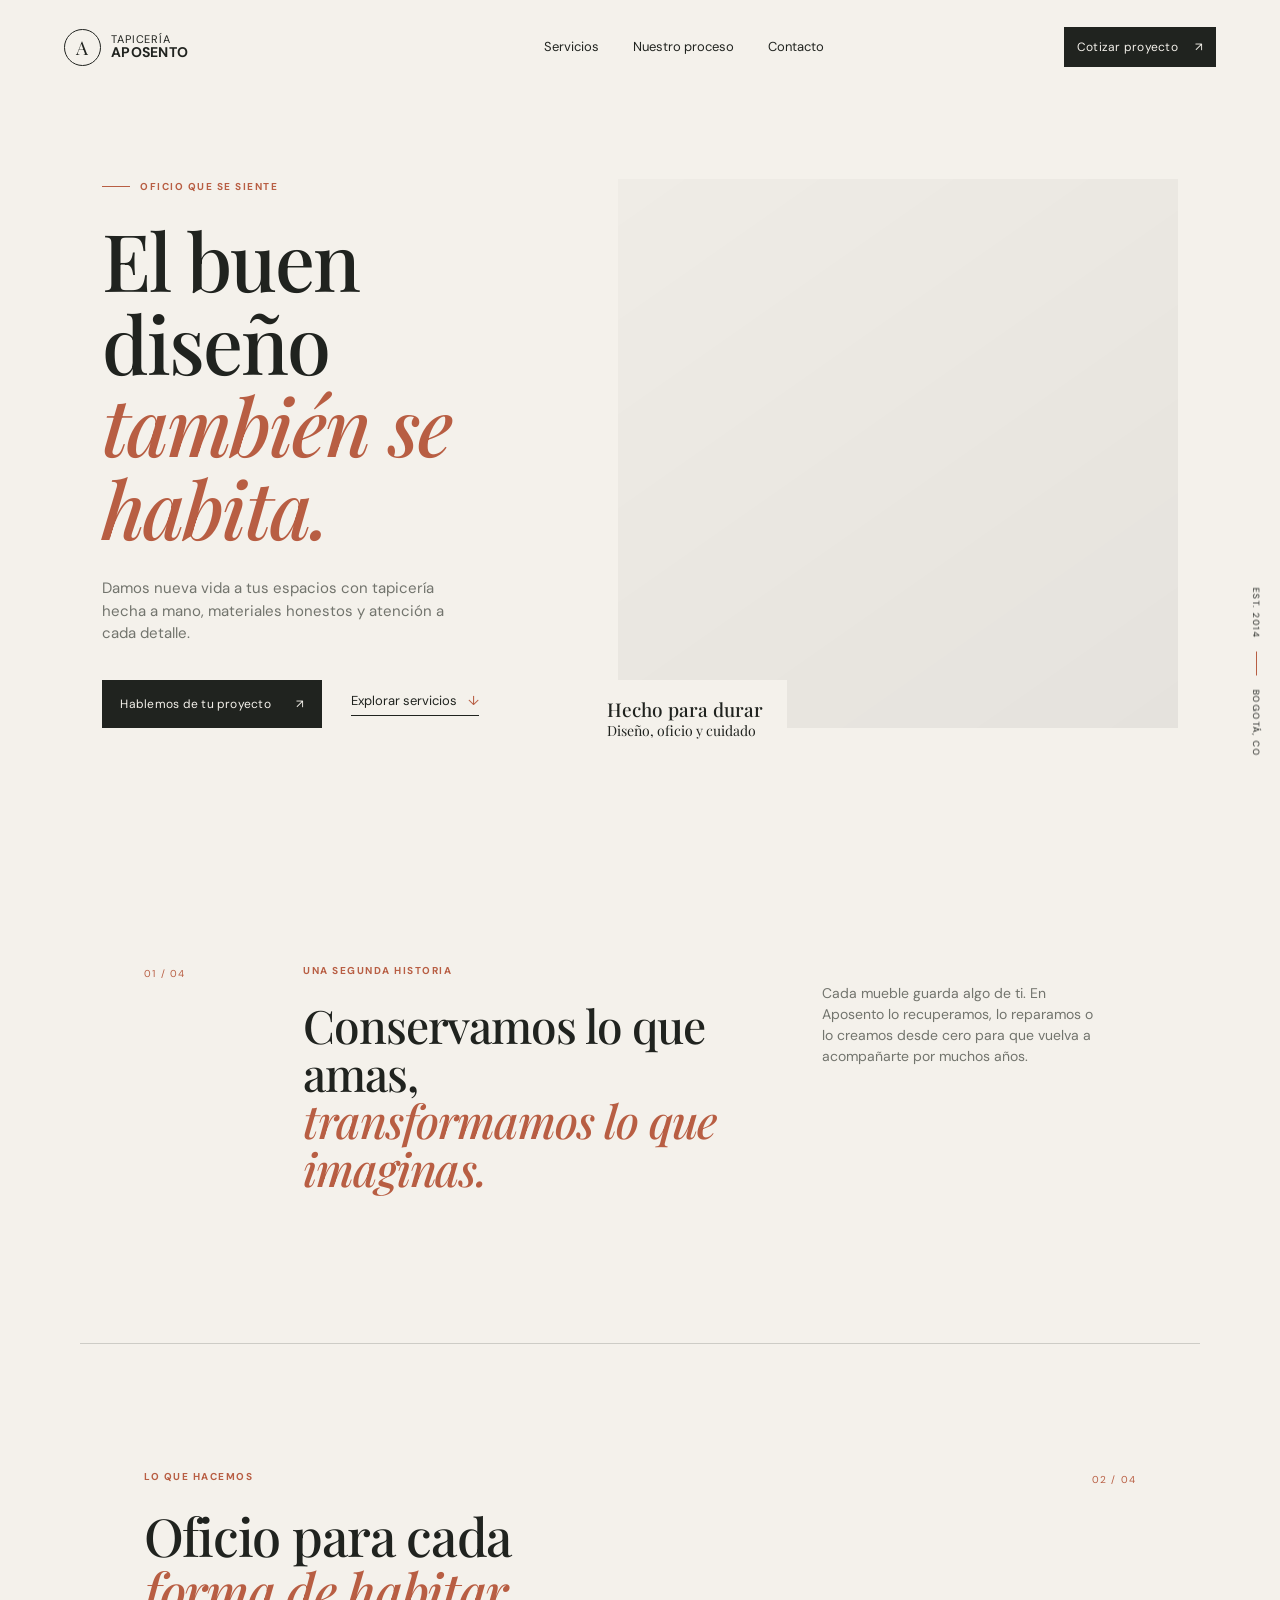
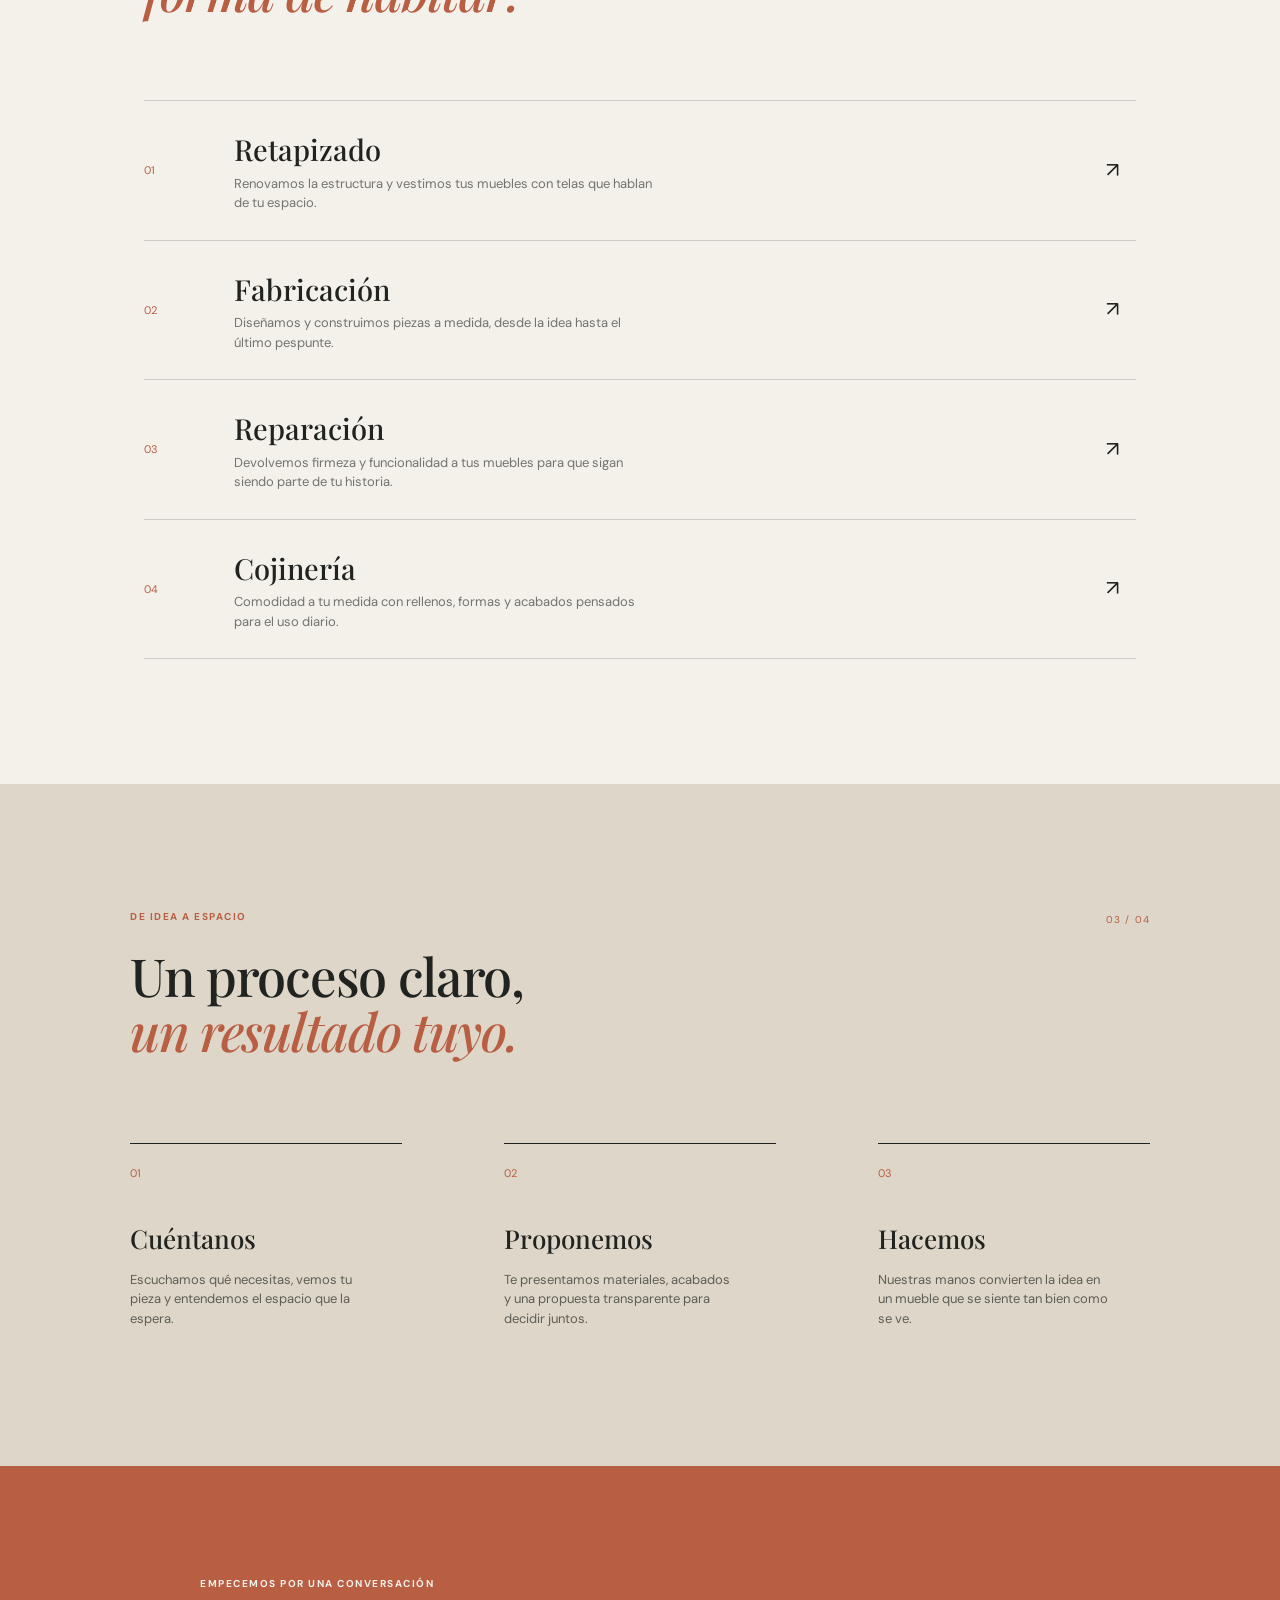
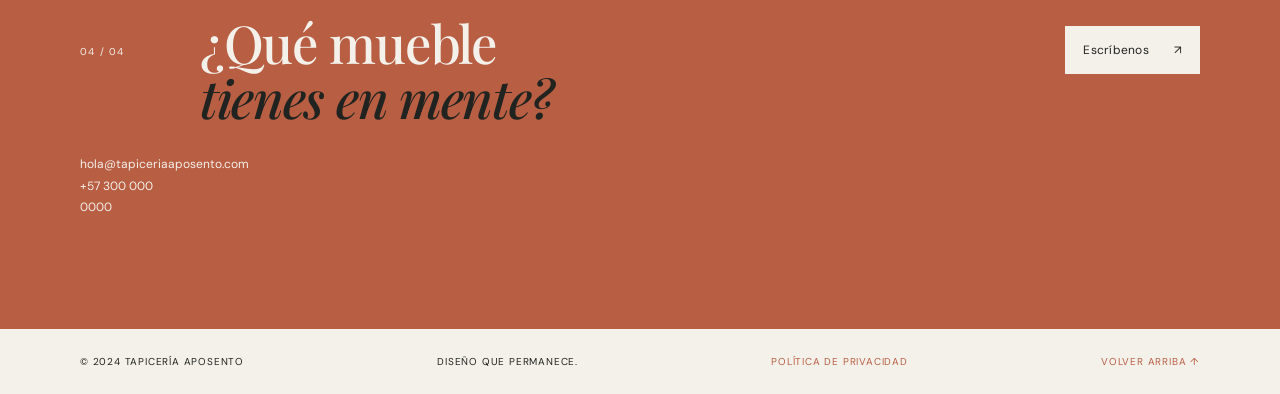
<file: index.html>
<!doctype html>
<html lang="es">
<head>
  <meta name="facebook-domain-verification" content="3nrbmk9mh7jury81n7g3x5spy4x85s" />
  <meta charset="UTF-8">
  <meta name="viewport" content="width=device-width, initial-scale=1.0">
  <meta name="description" content="Tapicería Aposento: retapizado, fabricación y reparación de muebles y cojinería.">
  <title>Tapicería Aposento | Volver a estrenar</title>
  <link rel="preconnect" href="https://fonts.googleapis.com">
  <link rel="preconnect" href="https://fonts.gstatic.com" crossorigin>
  <link href="https://fonts.googleapis.com/css2?family=DM+Sans:wght@400;500;700&family=Playfair+Display:wght@500;600&display=swap" rel="stylesheet">
  <link rel="stylesheet" href="styles.css">
</head>
<body>
  <header class="site-header">
    <a class="brand" href="#inicio" aria-label="Tapicería Aposento, inicio">
      <span class="brand-mark" aria-hidden="true">A</span>
      <span>Tapicería<br><strong>Aposento</strong></span>
    </a>
    <nav class="site-nav" aria-label="Navegación principal">
      <a href="#servicios">Servicios</a>
      <a href="#proceso">Nuestro proceso</a>
      <a href="#contacto">Contacto</a>
    </nav>
    <a class="button button-small" href="#contacto">Cotizar proyecto <span aria-hidden="true">↗</span></a>
  </header>

  <main>
    <section class="hero" id="inicio">
      <div class="hero-copy reveal">
        <p class="eyebrow"><span></span> Oficio que se siente</p>
        <h1>El buen diseño<br><em>también se habita.</em></h1>
        <p class="hero-text">Damos nueva vida a tus espacios con tapicería hecha a mano, materiales honestos y atención a cada detalle.</p>
        <div class="hero-actions">
          <a class="button" href="#contacto">Hablemos de tu proyecto <span aria-hidden="true">↗</span></a>
          <a class="text-link" href="#servicios">Explorar servicios <span aria-hidden="true">↓</span></a>
        </div>
      </div>
      <div class="hero-visual reveal reveal-delay" aria-label="Sillón tapizado en tela color terracota">
        <div class="image-frame"></div>
        <div class="hero-note"><strong>Hecho para durar</strong><br>Diseño, oficio y cuidado</div>
      </div>
      <div class="hero-side-note">EST. 2014 <span></span> BOGOTÁ, CO</div>
    </section>

    <section class="intro section-grid" aria-label="Presentación">
      <p class="section-index">01 / 04</p>
      <div>
        <p class="eyebrow">Una segunda historia</p>
        <h2>Conservamos lo que amas,<br><em>transformamos lo que imaginas.</em></h2>
      </div>
      <p class="intro-detail">Cada mueble guarda algo de ti. En Aposento lo recuperamos, lo reparamos o lo creamos desde cero para que vuelva a acompañarte por muchos años.</p>
    </section>

    <section class="services" id="servicios">
      <div class="section-heading">
        <div><p class="eyebrow">Lo que hacemos</p><h2>Oficio para cada<br><em>forma de habitar.</em></h2></div>
        <p class="section-index">02 / 04</p>
      </div>
      <div class="service-list">
        <article class="service-item">
          <span class="service-number">01</span><div><h3>Retapizado</h3><p>Renovamos la estructura y vestimos tus muebles con telas que hablan de tu espacio.</p></div><span class="service-arrow" aria-hidden="true">↗</span>
        </article>
        <article class="service-item">
          <span class="service-number">02</span><div><h3>Fabricación</h3><p>Diseñamos y construimos piezas a medida, desde la idea hasta el último pespunte.</p></div><span class="service-arrow" aria-hidden="true">↗</span>
        </article>
        <article class="service-item">
          <span class="service-number">03</span><div><h3>Reparación</h3><p>Devolvemos firmeza y funcionalidad a tus muebles para que sigan siendo parte de tu historia.</p></div><span class="service-arrow" aria-hidden="true">↗</span>
        </article>
        <article class="service-item">
          <span class="service-number">04</span><div><h3>Cojinería</h3><p>Comodidad a tu medida con rellenos, formas y acabados pensados para el uso diario.</p></div><span class="service-arrow" aria-hidden="true">↗</span>
        </article>
      </div>
    </section>

    <section class="process" id="proceso">
      <div class="section-heading"><div><p class="eyebrow">De idea a espacio</p><h2>Un proceso claro,<br><em>un resultado tuyo.</em></h2></div><p class="section-index">03 / 04</p></div>
      <div class="process-grid">
        <article><span>01</span><h3>Cuéntanos</h3><p>Escuchamos qué necesitas, vemos tu pieza y entendemos el espacio que la espera.</p></article>
        <article><span>02</span><h3>Proponemos</h3><p>Te presentamos materiales, acabados y una propuesta transparente para decidir juntos.</p></article>
        <article><span>03</span><h3>Hacemos</h3><p>Nuestras manos convierten la idea en un mueble que se siente tan bien como se ve.</p></article>
      </div>
    </section>

    <section class="contact" id="contacto">
      <p class="section-index">04 / 04</p>
      <div><p class="eyebrow">Empecemos por una conversación</p><h2>¿Qué mueble<br><em>tienes en mente?</em></h2></div>
      <a class="button button-light" href="mailto:hola@tapiceriaaposento.com">Escríbenos <span aria-hidden="true">↗</span></a>
      <p class="contact-data">hola@tapiceriaaposento.com<br>+57 300 000 0000</p>
    </section>
  </main>

  <footer class="site-footer"><span>© 2024 Tapicería Aposento</span><span>Diseño que permanece.</span><a href="privacy.html">Política de privacidad</a><a href="#inicio">Volver arriba ↑</a></footer>
</body>
</html>
</file>
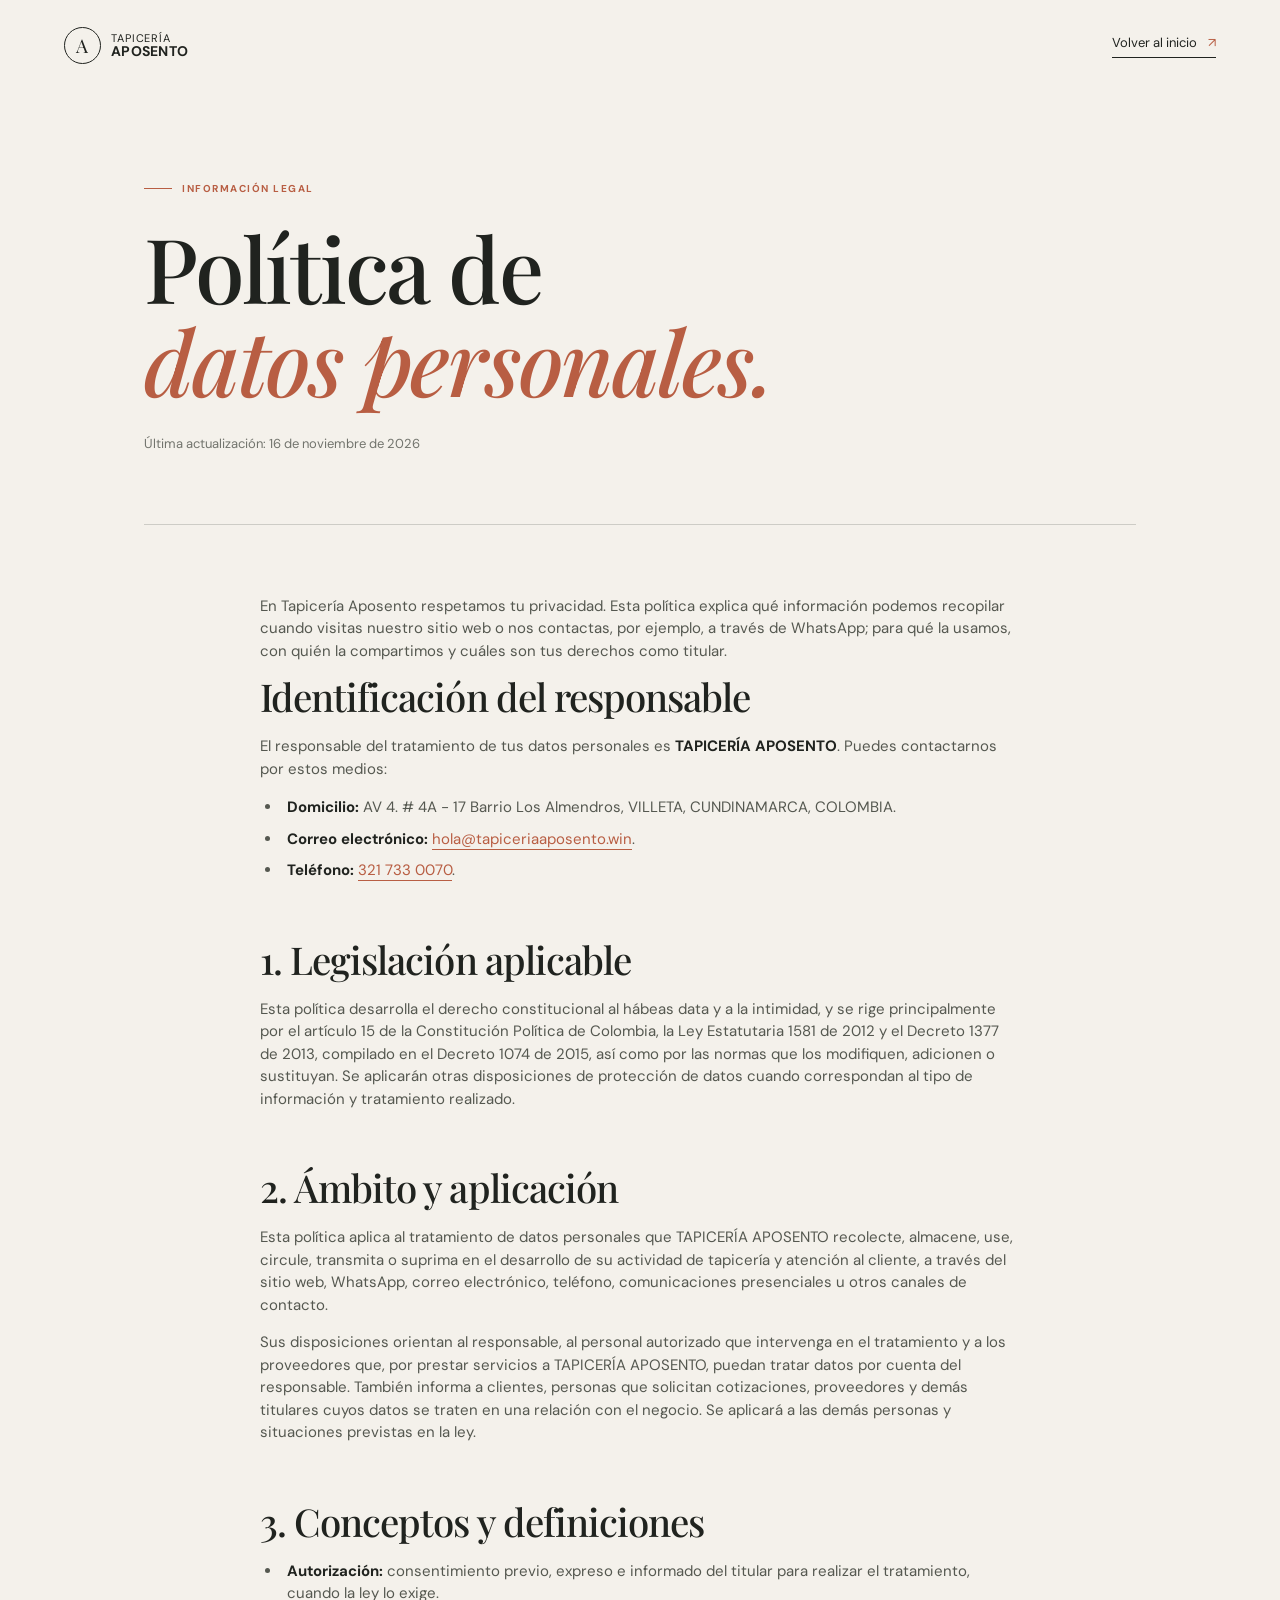
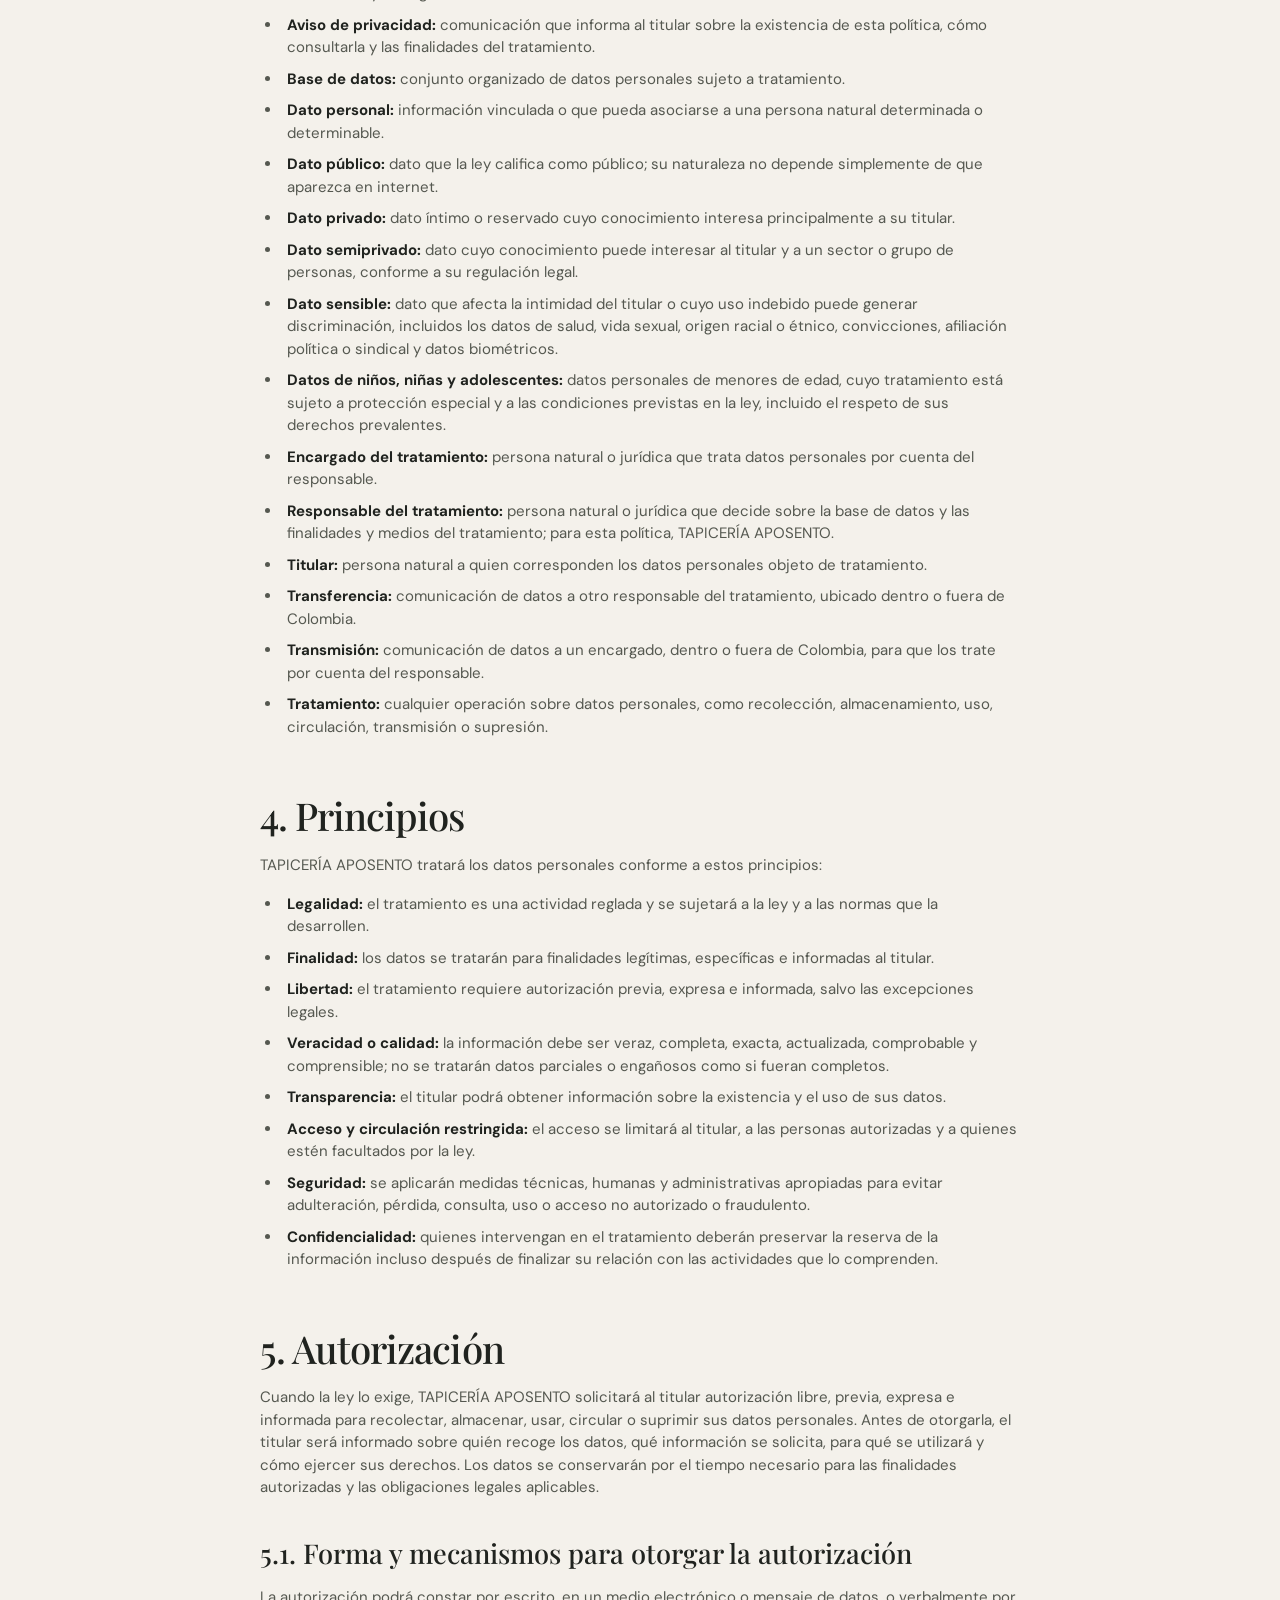
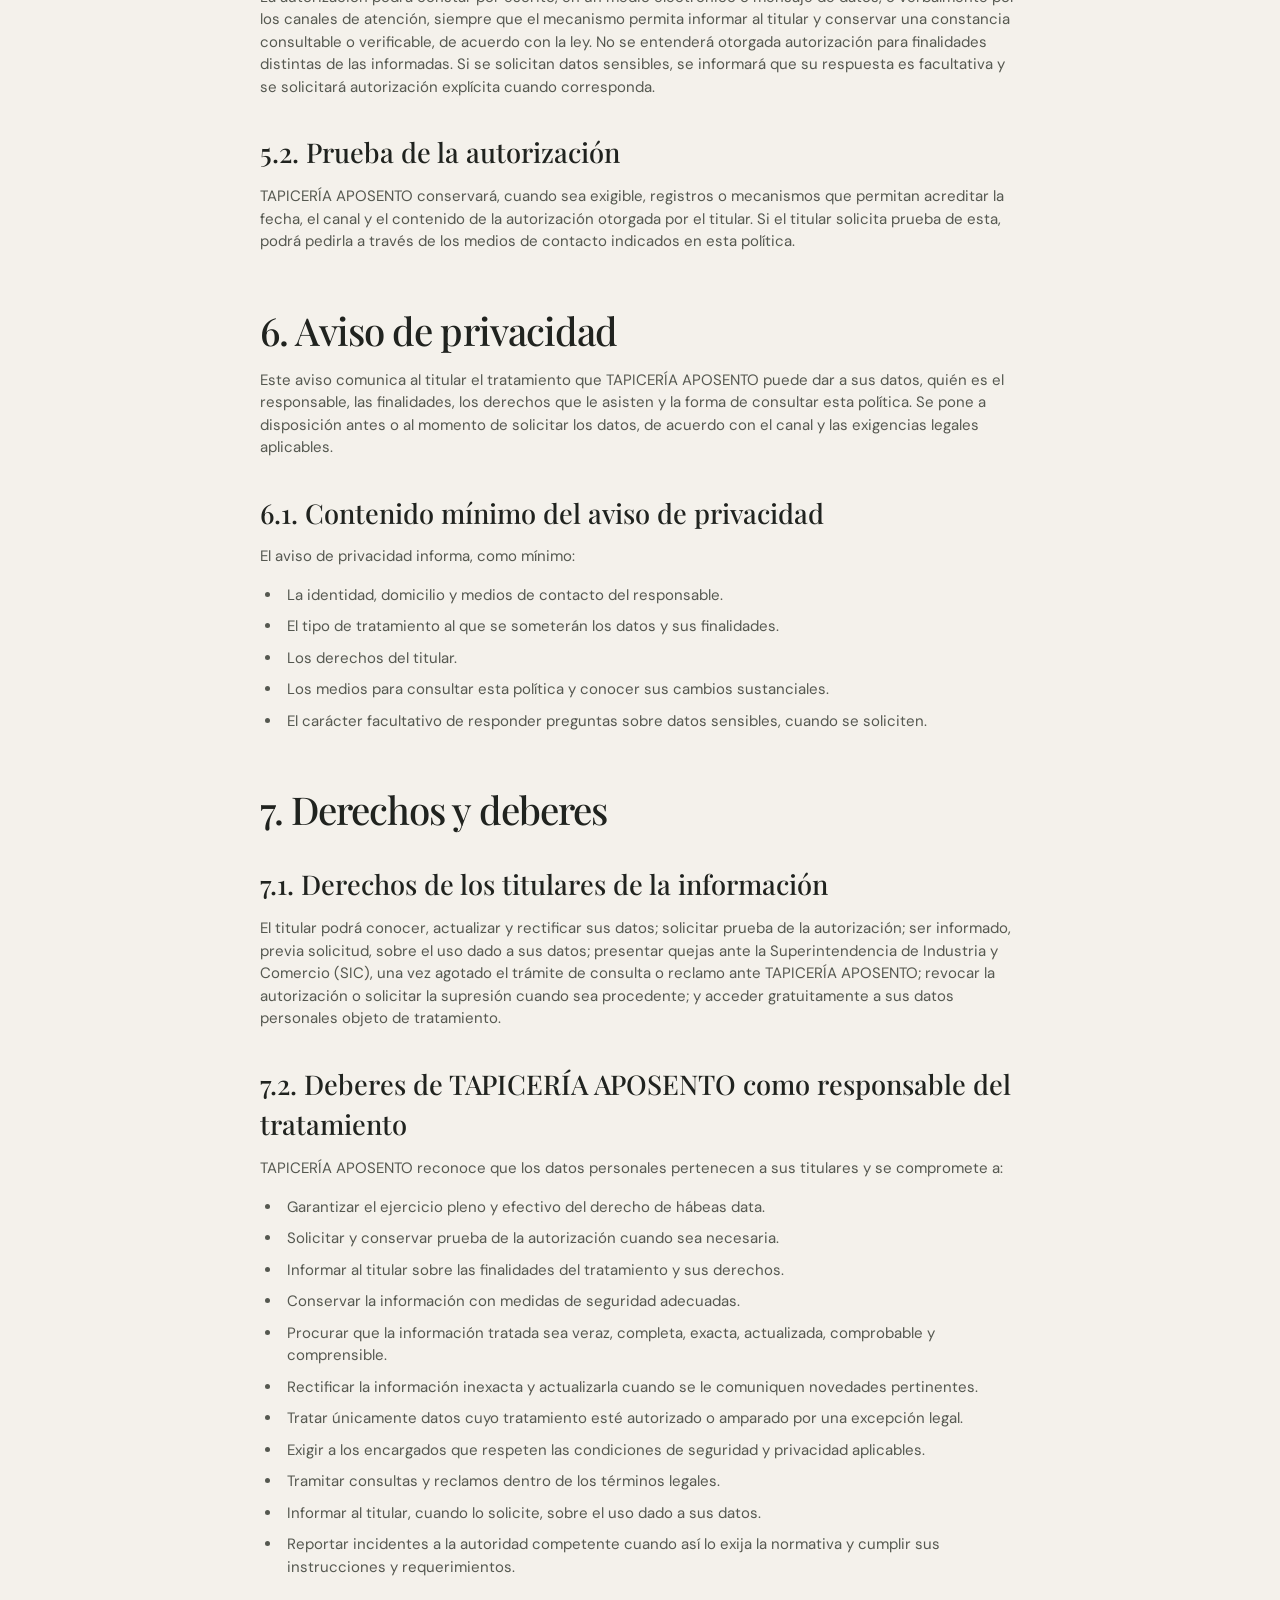
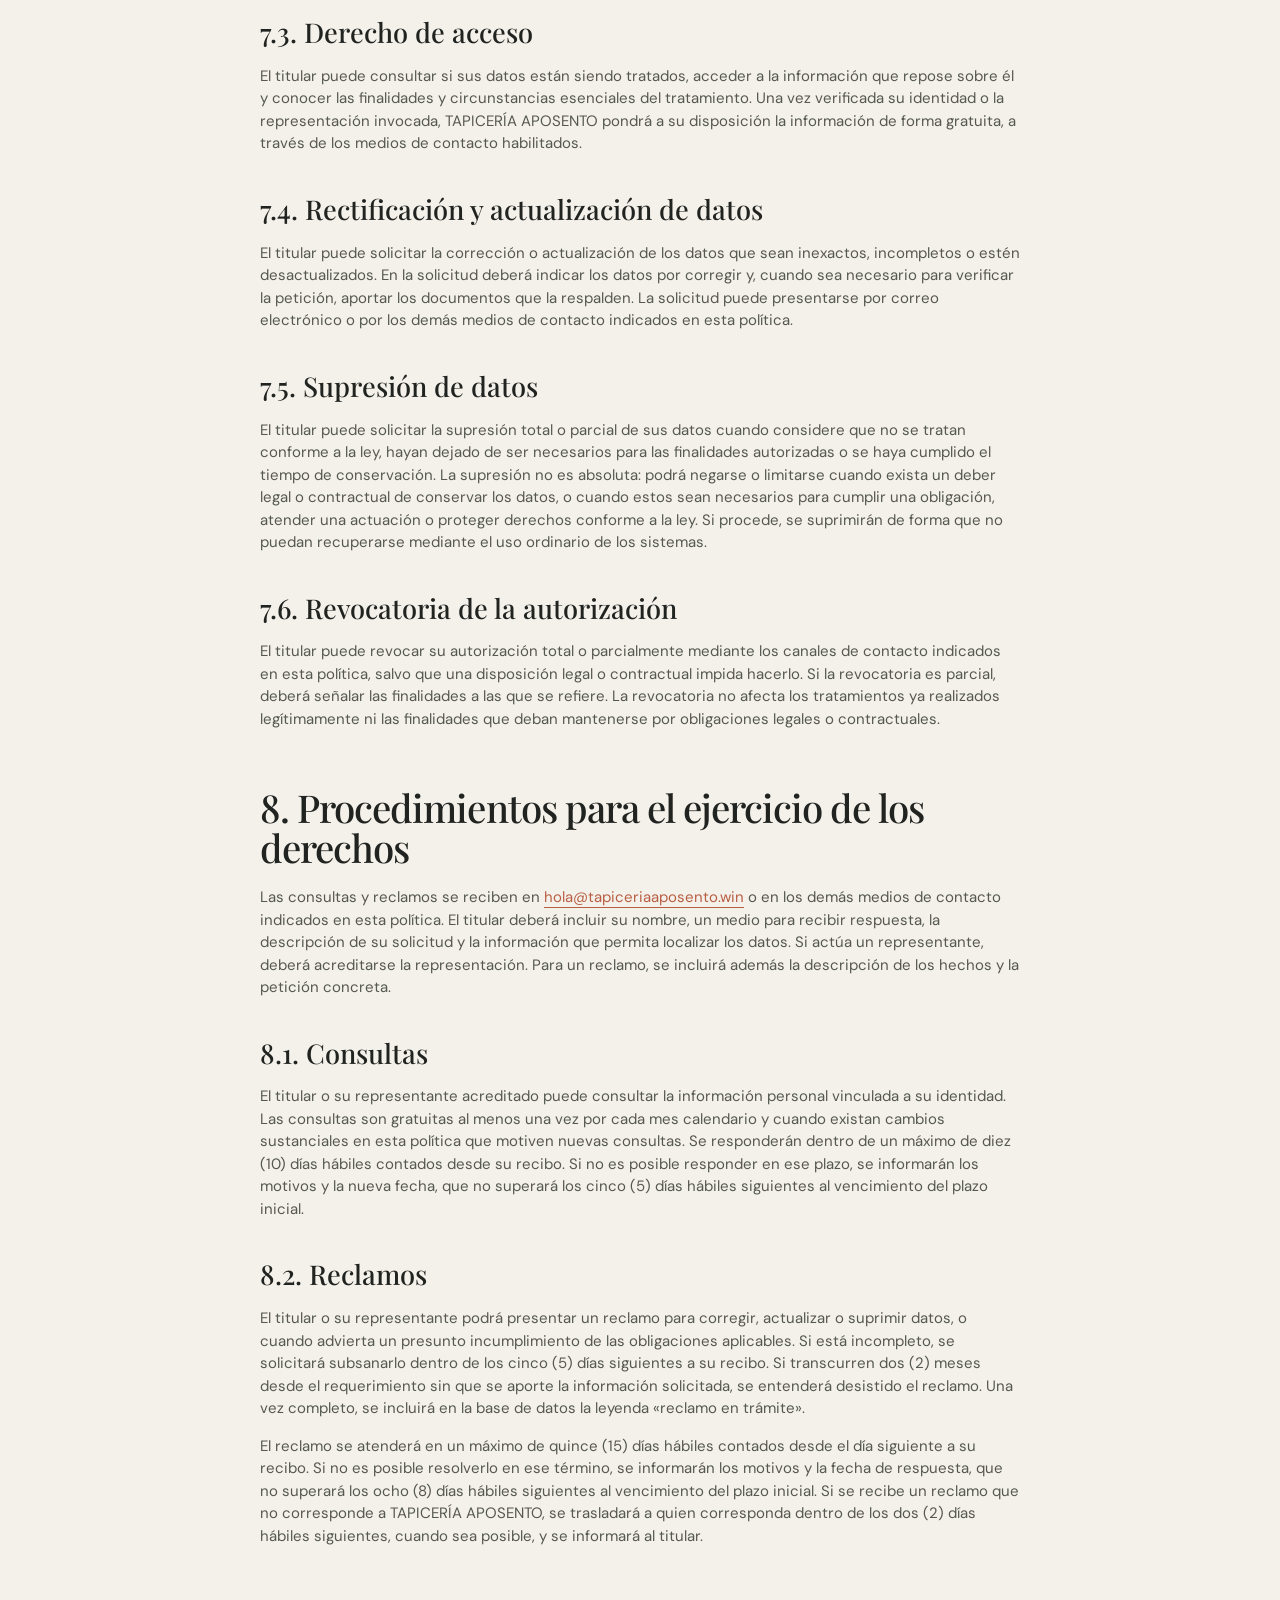
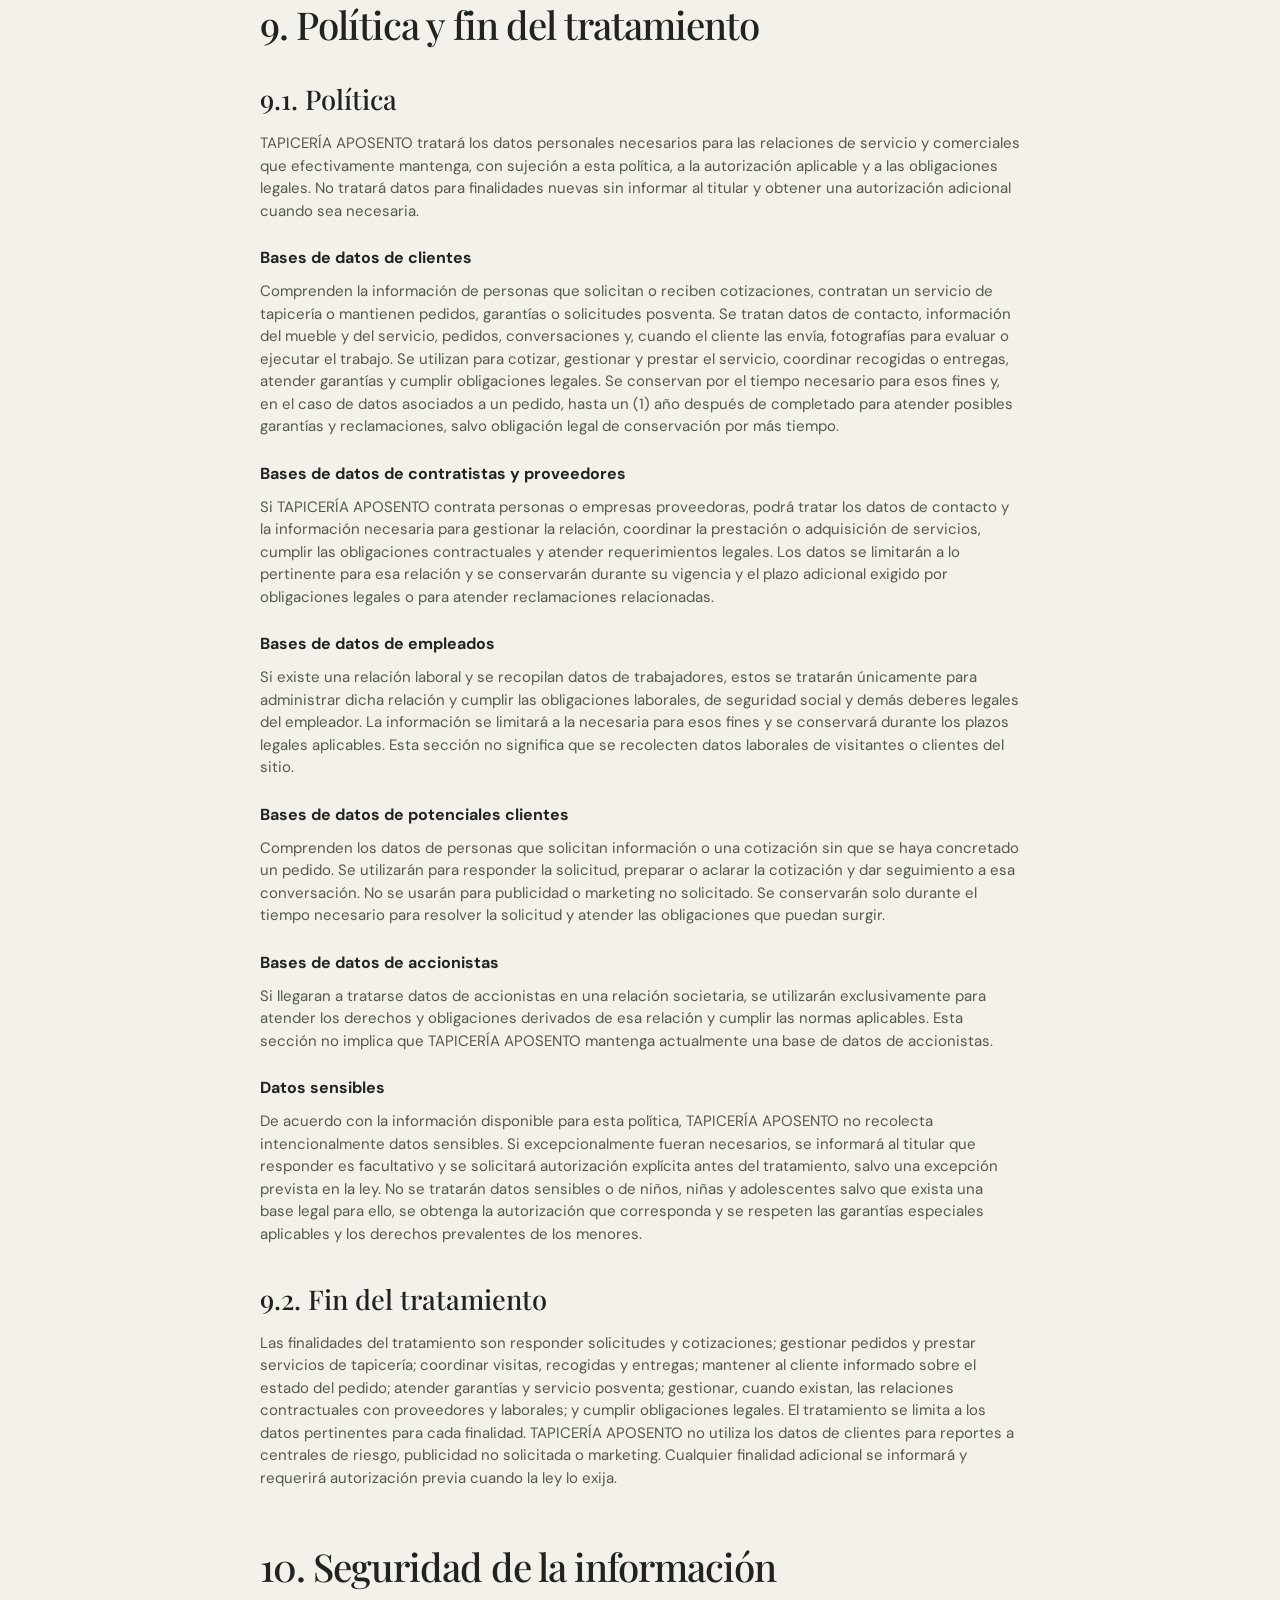
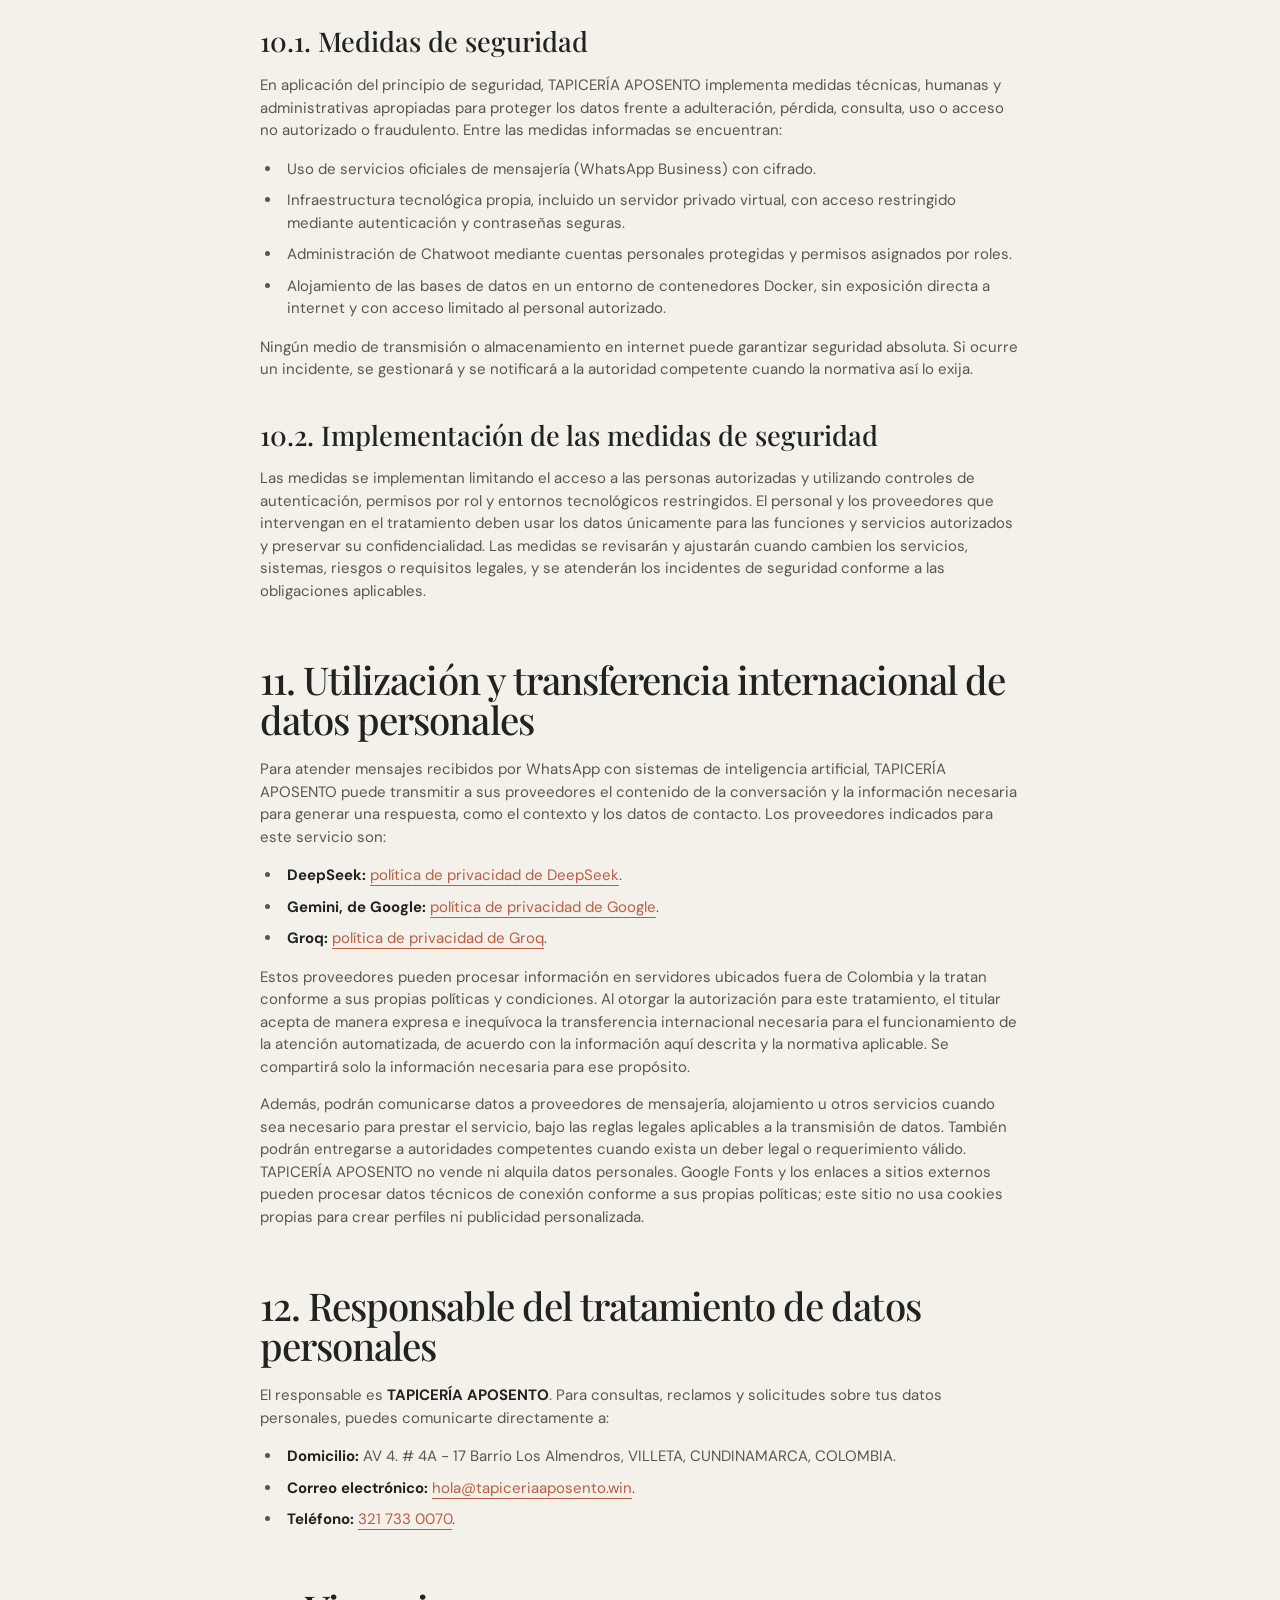
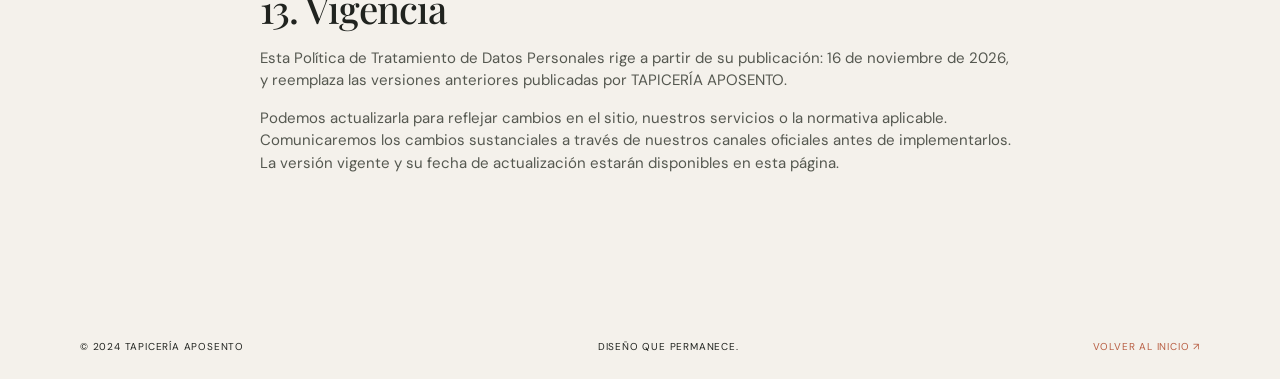
<file: privacy.html>
<!doctype html>
<html lang="es">
<head>
  <meta charset="UTF-8">
  <meta name="viewport" content="width=device-width, initial-scale=1.0">
  <meta name="description" content="Política de tratamiento de datos personales de Tapicería Aposento.">
  <title>Política de tratamiento de datos personales | Tapicería Aposento</title>
  <link rel="preconnect" href="https://fonts.googleapis.com">
  <link rel="preconnect" href="https://fonts.gstatic.com" crossorigin>
  <link href="https://fonts.googleapis.com/css2?family=DM+Sans:wght@400;500;700&family=Playfair+Display:wght@500;600&display=swap" rel="stylesheet">
  <link rel="stylesheet" href="styles.css">
</head>
<body class="privacy-page">
  <header class="site-header">
    <a class="brand" href="index.html" aria-label="Tapicería Aposento, inicio">
      <span class="brand-mark" aria-hidden="true">A</span>
      <span>Tapicería<br><strong>Aposento</strong></span>
    </a>
    <a class="text-link" href="index.html">Volver al inicio <span aria-hidden="true">↗</span></a>
  </header>

  <main class="privacy-main">
    <header class="privacy-heading">
      <p class="eyebrow"><span></span> Información legal</p>
      <h1>Política de<br><em>datos personales.</em></h1>
      <p class="privacy-updated">Última actualización: 16 de noviembre de 2026</p>
    </header>

    <article class="privacy-content">
      <p>En Tapicería Aposento respetamos tu privacidad. Esta política explica qué información podemos recopilar cuando visitas nuestro sitio web o nos contactas, por ejemplo, a través de WhatsApp; para qué la usamos, con quién la compartimos y cuáles son tus derechos como titular.</p>

      <h2>Identificación del responsable</h2>
      <p>El responsable del tratamiento de tus datos personales es <strong>TAPICERÍA APOSENTO</strong>. Puedes contactarnos por estos medios:</p>
      <ul>
        <li><strong>Domicilio:</strong> AV 4. # 4A - 17 Barrio Los Almendros, VILLETA, CUNDINAMARCA, COLOMBIA.</li>
        <li><strong>Correo electrónico:</strong> <a href="mailto:hola@tapiceriaaposento.win">hola@tapiceriaaposento.win</a>.</li>
        <li><strong>Teléfono:</strong> <a href="tel:+573217330070">321 733 0070</a>.</li>
      </ul>

      <h2>1. Legislación aplicable</h2>
      <p>Esta política desarrolla el derecho constitucional al hábeas data y a la intimidad, y se rige principalmente por el artículo 15 de la Constitución Política de Colombia, la Ley Estatutaria 1581 de 2012 y el Decreto 1377 de 2013, compilado en el Decreto 1074 de 2015, así como por las normas que los modifiquen, adicionen o sustituyan. Se aplicarán otras disposiciones de protección de datos cuando correspondan al tipo de información y tratamiento realizado.</p>

      <h2>2. Ámbito y aplicación</h2>
      <p>Esta política aplica al tratamiento de datos personales que TAPICERÍA APOSENTO recolecte, almacene, use, circule, transmita o suprima en el desarrollo de su actividad de tapicería y atención al cliente, a través del sitio web, WhatsApp, correo electrónico, teléfono, comunicaciones presenciales u otros canales de contacto.</p>
      <p>Sus disposiciones orientan al responsable, al personal autorizado que intervenga en el tratamiento y a los proveedores que, por prestar servicios a TAPICERÍA APOSENTO, puedan tratar datos por cuenta del responsable. También informa a clientes, personas que solicitan cotizaciones, proveedores y demás titulares cuyos datos se traten en una relación con el negocio. Se aplicará a las demás personas y situaciones previstas en la ley.</p>

      <h2>3. Conceptos y definiciones</h2>
      <ul>
        <li><strong>Autorización:</strong> consentimiento previo, expreso e informado del titular para realizar el tratamiento, cuando la ley lo exige.</li>
        <li><strong>Aviso de privacidad:</strong> comunicación que informa al titular sobre la existencia de esta política, cómo consultarla y las finalidades del tratamiento.</li>
        <li><strong>Base de datos:</strong> conjunto organizado de datos personales sujeto a tratamiento.</li>
        <li><strong>Dato personal:</strong> información vinculada o que pueda asociarse a una persona natural determinada o determinable.</li>
        <li><strong>Dato público:</strong> dato que la ley califica como público; su naturaleza no depende simplemente de que aparezca en internet.</li>
        <li><strong>Dato privado:</strong> dato íntimo o reservado cuyo conocimiento interesa principalmente a su titular.</li>
        <li><strong>Dato semiprivado:</strong> dato cuyo conocimiento puede interesar al titular y a un sector o grupo de personas, conforme a su regulación legal.</li>
        <li><strong>Dato sensible:</strong> dato que afecta la intimidad del titular o cuyo uso indebido puede generar discriminación, incluidos los datos de salud, vida sexual, origen racial o étnico, convicciones, afiliación política o sindical y datos biométricos.</li>
        <li><strong>Datos de niños, niñas y adolescentes:</strong> datos personales de menores de edad, cuyo tratamiento está sujeto a protección especial y a las condiciones previstas en la ley, incluido el respeto de sus derechos prevalentes.</li>
        <li><strong>Encargado del tratamiento:</strong> persona natural o jurídica que trata datos personales por cuenta del responsable.</li>
        <li><strong>Responsable del tratamiento:</strong> persona natural o jurídica que decide sobre la base de datos y las finalidades y medios del tratamiento; para esta política, TAPICERÍA APOSENTO.</li>
        <li><strong>Titular:</strong> persona natural a quien corresponden los datos personales objeto de tratamiento.</li>
        <li><strong>Transferencia:</strong> comunicación de datos a otro responsable del tratamiento, ubicado dentro o fuera de Colombia.</li>
        <li><strong>Transmisión:</strong> comunicación de datos a un encargado, dentro o fuera de Colombia, para que los trate por cuenta del responsable.</li>
        <li><strong>Tratamiento:</strong> cualquier operación sobre datos personales, como recolección, almacenamiento, uso, circulación, transmisión o supresión.</li>
      </ul>

      <h2>4. Principios</h2>
      <p>TAPICERÍA APOSENTO tratará los datos personales conforme a estos principios:</p>
      <ul>
        <li><strong>Legalidad:</strong> el tratamiento es una actividad reglada y se sujetará a la ley y a las normas que la desarrollen.</li>
        <li><strong>Finalidad:</strong> los datos se tratarán para finalidades legítimas, específicas e informadas al titular.</li>
        <li><strong>Libertad:</strong> el tratamiento requiere autorización previa, expresa e informada, salvo las excepciones legales.</li>
        <li><strong>Veracidad o calidad:</strong> la información debe ser veraz, completa, exacta, actualizada, comprobable y comprensible; no se tratarán datos parciales o engañosos como si fueran completos.</li>
        <li><strong>Transparencia:</strong> el titular podrá obtener información sobre la existencia y el uso de sus datos.</li>
        <li><strong>Acceso y circulación restringida:</strong> el acceso se limitará al titular, a las personas autorizadas y a quienes estén facultados por la ley.</li>
        <li><strong>Seguridad:</strong> se aplicarán medidas técnicas, humanas y administrativas apropiadas para evitar adulteración, pérdida, consulta, uso o acceso no autorizado o fraudulento.</li>
        <li><strong>Confidencialidad:</strong> quienes intervengan en el tratamiento deberán preservar la reserva de la información incluso después de finalizar su relación con las actividades que lo comprenden.</li>
      </ul>

      <h2>5. Autorización</h2>
      <p>Cuando la ley lo exige, TAPICERÍA APOSENTO solicitará al titular autorización libre, previa, expresa e informada para recolectar, almacenar, usar, circular o suprimir sus datos personales. Antes de otorgarla, el titular será informado sobre quién recoge los datos, qué información se solicita, para qué se utilizará y cómo ejercer sus derechos. Los datos se conservarán por el tiempo necesario para las finalidades autorizadas y las obligaciones legales aplicables.</p>
      <h3>5.1. Forma y mecanismos para otorgar la autorización</h3>
      <p>La autorización podrá constar por escrito, en un medio electrónico o mensaje de datos, o verbalmente por los canales de atención, siempre que el mecanismo permita informar al titular y conservar una constancia consultable o verificable, de acuerdo con la ley. No se entenderá otorgada autorización para finalidades distintas de las informadas. Si se solicitan datos sensibles, se informará que su respuesta es facultativa y se solicitará autorización explícita cuando corresponda.</p>
      <h3>5.2. Prueba de la autorización</h3>
      <p>TAPICERÍA APOSENTO conservará, cuando sea exigible, registros o mecanismos que permitan acreditar la fecha, el canal y el contenido de la autorización otorgada por el titular. Si el titular solicita prueba de esta, podrá pedirla a través de los medios de contacto indicados en esta política.</p>

      <h2>6. Aviso de privacidad</h2>
      <p>Este aviso comunica al titular el tratamiento que TAPICERÍA APOSENTO puede dar a sus datos, quién es el responsable, las finalidades, los derechos que le asisten y la forma de consultar esta política. Se pone a disposición antes o al momento de solicitar los datos, de acuerdo con el canal y las exigencias legales aplicables.</p>
      <h3>6.1. Contenido mínimo del aviso de privacidad</h3>
      <p>El aviso de privacidad informa, como mínimo:</p>
      <ul>
        <li>La identidad, domicilio y medios de contacto del responsable.</li>
        <li>El tipo de tratamiento al que se someterán los datos y sus finalidades.</li>
        <li>Los derechos del titular.</li>
        <li>Los medios para consultar esta política y conocer sus cambios sustanciales.</li>
        <li>El carácter facultativo de responder preguntas sobre datos sensibles, cuando se soliciten.</li>
      </ul>

      <h2>7. Derechos y deberes</h2>
      <h3>7.1. Derechos de los titulares de la información</h3>
      <p>El titular podrá conocer, actualizar y rectificar sus datos; solicitar prueba de la autorización; ser informado, previa solicitud, sobre el uso dado a sus datos; presentar quejas ante la Superintendencia de Industria y Comercio (SIC), una vez agotado el trámite de consulta o reclamo ante TAPICERÍA APOSENTO; revocar la autorización o solicitar la supresión cuando sea procedente; y acceder gratuitamente a sus datos personales objeto de tratamiento.</p>
      <h3>7.2. Deberes de TAPICERÍA APOSENTO como responsable del tratamiento</h3>
      <p>TAPICERÍA APOSENTO reconoce que los datos personales pertenecen a sus titulares y se compromete a:</p>
      <ul>
        <li>Garantizar el ejercicio pleno y efectivo del derecho de hábeas data.</li>
        <li>Solicitar y conservar prueba de la autorización cuando sea necesaria.</li>
        <li>Informar al titular sobre las finalidades del tratamiento y sus derechos.</li>
        <li>Conservar la información con medidas de seguridad adecuadas.</li>
        <li>Procurar que la información tratada sea veraz, completa, exacta, actualizada, comprobable y comprensible.</li>
        <li>Rectificar la información inexacta y actualizarla cuando se le comuniquen novedades pertinentes.</li>
        <li>Tratar únicamente datos cuyo tratamiento esté autorizado o amparado por una excepción legal.</li>
        <li>Exigir a los encargados que respeten las condiciones de seguridad y privacidad aplicables.</li>
        <li>Tramitar consultas y reclamos dentro de los términos legales.</li>
        <li>Informar al titular, cuando lo solicite, sobre el uso dado a sus datos.</li>
        <li>Reportar incidentes a la autoridad competente cuando así lo exija la normativa y cumplir sus instrucciones y requerimientos.</li>
      </ul>
      <h3>7.3. Derecho de acceso</h3>
      <p>El titular puede consultar si sus datos están siendo tratados, acceder a la información que repose sobre él y conocer las finalidades y circunstancias esenciales del tratamiento. Una vez verificada su identidad o la representación invocada, TAPICERÍA APOSENTO pondrá a su disposición la información de forma gratuita, a través de los medios de contacto habilitados.</p>
      <h3>7.4. Rectificación y actualización de datos</h3>
      <p>El titular puede solicitar la corrección o actualización de los datos que sean inexactos, incompletos o estén desactualizados. En la solicitud deberá indicar los datos por corregir y, cuando sea necesario para verificar la petición, aportar los documentos que la respalden. La solicitud puede presentarse por correo electrónico o por los demás medios de contacto indicados en esta política.</p>
      <h3>7.5. Supresión de datos</h3>
      <p>El titular puede solicitar la supresión total o parcial de sus datos cuando considere que no se tratan conforme a la ley, hayan dejado de ser necesarios para las finalidades autorizadas o se haya cumplido el tiempo de conservación. La supresión no es absoluta: podrá negarse o limitarse cuando exista un deber legal o contractual de conservar los datos, o cuando estos sean necesarios para cumplir una obligación, atender una actuación o proteger derechos conforme a la ley. Si procede, se suprimirán de forma que no puedan recuperarse mediante el uso ordinario de los sistemas.</p>
      <h3>7.6. Revocatoria de la autorización</h3>
      <p>El titular puede revocar su autorización total o parcialmente mediante los canales de contacto indicados en esta política, salvo que una disposición legal o contractual impida hacerlo. Si la revocatoria es parcial, deberá señalar las finalidades a las que se refiere. La revocatoria no afecta los tratamientos ya realizados legítimamente ni las finalidades que deban mantenerse por obligaciones legales o contractuales.</p>

      <h2>8. Procedimientos para el ejercicio de los derechos</h2>
      <p>Las consultas y reclamos se reciben en <a href="mailto:hola@tapiceriaaposento.win">hola@tapiceriaaposento.win</a> o en los demás medios de contacto indicados en esta política. El titular deberá incluir su nombre, un medio para recibir respuesta, la descripción de su solicitud y la información que permita localizar los datos. Si actúa un representante, deberá acreditarse la representación. Para un reclamo, se incluirá además la descripción de los hechos y la petición concreta.</p>
      <h3>8.1. Consultas</h3>
      <p>El titular o su representante acreditado puede consultar la información personal vinculada a su identidad. Las consultas son gratuitas al menos una vez por cada mes calendario y cuando existan cambios sustanciales en esta política que motiven nuevas consultas. Se responderán dentro de un máximo de diez (10) días hábiles contados desde su recibo. Si no es posible responder en ese plazo, se informarán los motivos y la nueva fecha, que no superará los cinco (5) días hábiles siguientes al vencimiento del plazo inicial.</p>
      <h3>8.2. Reclamos</h3>
      <p>El titular o su representante podrá presentar un reclamo para corregir, actualizar o suprimir datos, o cuando advierta un presunto incumplimiento de las obligaciones aplicables. Si está incompleto, se solicitará subsanarlo dentro de los cinco (5) días siguientes a su recibo. Si transcurren dos (2) meses desde el requerimiento sin que se aporte la información solicitada, se entenderá desistido el reclamo. Una vez completo, se incluirá en la base de datos la leyenda «reclamo en trámite».</p>
      <p>El reclamo se atenderá en un máximo de quince (15) días hábiles contados desde el día siguiente a su recibo. Si no es posible resolverlo en ese término, se informarán los motivos y la fecha de respuesta, que no superará los ocho (8) días hábiles siguientes al vencimiento del plazo inicial. Si se recibe un reclamo que no corresponde a TAPICERÍA APOSENTO, se trasladará a quien corresponda dentro de los dos (2) días hábiles siguientes, cuando sea posible, y se informará al titular.</p>

      <h2>9. Política y fin del tratamiento</h2>
      <h3>9.1. Política</h3>
      <p>TAPICERÍA APOSENTO tratará los datos personales necesarios para las relaciones de servicio y comerciales que efectivamente mantenga, con sujeción a esta política, a la autorización aplicable y a las obligaciones legales. No tratará datos para finalidades nuevas sin informar al titular y obtener una autorización adicional cuando sea necesaria.</p>
      <h4>Bases de datos de clientes</h4>
      <p>Comprenden la información de personas que solicitan o reciben cotizaciones, contratan un servicio de tapicería o mantienen pedidos, garantías o solicitudes posventa. Se tratan datos de contacto, información del mueble y del servicio, pedidos, conversaciones y, cuando el cliente las envía, fotografías para evaluar o ejecutar el trabajo. Se utilizan para cotizar, gestionar y prestar el servicio, coordinar recogidas o entregas, atender garantías y cumplir obligaciones legales. Se conservan por el tiempo necesario para esos fines y, en el caso de datos asociados a un pedido, hasta un (1) año después de completado para atender posibles garantías y reclamaciones, salvo obligación legal de conservación por más tiempo.</p>
      <h4>Bases de datos de contratistas y proveedores</h4>
      <p>Si TAPICERÍA APOSENTO contrata personas o empresas proveedoras, podrá tratar los datos de contacto y la información necesaria para gestionar la relación, coordinar la prestación o adquisición de servicios, cumplir las obligaciones contractuales y atender requerimientos legales. Los datos se limitarán a lo pertinente para esa relación y se conservarán durante su vigencia y el plazo adicional exigido por obligaciones legales o para atender reclamaciones relacionadas.</p>
      <h4>Bases de datos de empleados</h4>
      <p>Si existe una relación laboral y se recopilan datos de trabajadores, estos se tratarán únicamente para administrar dicha relación y cumplir las obligaciones laborales, de seguridad social y demás deberes legales del empleador. La información se limitará a la necesaria para esos fines y se conservará durante los plazos legales aplicables. Esta sección no significa que se recolecten datos laborales de visitantes o clientes del sitio.</p>
      <h4>Bases de datos de potenciales clientes</h4>
      <p>Comprenden los datos de personas que solicitan información o una cotización sin que se haya concretado un pedido. Se utilizarán para responder la solicitud, preparar o aclarar la cotización y dar seguimiento a esa conversación. No se usarán para publicidad o marketing no solicitado. Se conservarán solo durante el tiempo necesario para resolver la solicitud y atender las obligaciones que puedan surgir.</p>
      <h4>Bases de datos de accionistas</h4>
      <p>Si llegaran a tratarse datos de accionistas en una relación societaria, se utilizarán exclusivamente para atender los derechos y obligaciones derivados de esa relación y cumplir las normas aplicables. Esta sección no implica que TAPICERÍA APOSENTO mantenga actualmente una base de datos de accionistas.</p>
      <h4>Datos sensibles</h4>
      <p>De acuerdo con la información disponible para esta política, TAPICERÍA APOSENTO no recolecta intencionalmente datos sensibles. Si excepcionalmente fueran necesarios, se informará al titular que responder es facultativo y se solicitará autorización explícita antes del tratamiento, salvo una excepción prevista en la ley. No se tratarán datos sensibles o de niños, niñas y adolescentes salvo que exista una base legal para ello, se obtenga la autorización que corresponda y se respeten las garantías especiales aplicables y los derechos prevalentes de los menores.</p>
      <h3>9.2. Fin del tratamiento</h3>
      <p>Las finalidades del tratamiento son responder solicitudes y cotizaciones; gestionar pedidos y prestar servicios de tapicería; coordinar visitas, recogidas y entregas; mantener al cliente informado sobre el estado del pedido; atender garantías y servicio posventa; gestionar, cuando existan, las relaciones contractuales con proveedores y laborales; y cumplir obligaciones legales. El tratamiento se limita a los datos pertinentes para cada finalidad. TAPICERÍA APOSENTO no utiliza los datos de clientes para reportes a centrales de riesgo, publicidad no solicitada o marketing. Cualquier finalidad adicional se informará y requerirá autorización previa cuando la ley lo exija.</p>

      <h2>10. Seguridad de la información</h2>
      <h3>10.1. Medidas de seguridad</h3>
      <p>En aplicación del principio de seguridad, TAPICERÍA APOSENTO implementa medidas técnicas, humanas y administrativas apropiadas para proteger los datos frente a adulteración, pérdida, consulta, uso o acceso no autorizado o fraudulento. Entre las medidas informadas se encuentran:</p>
      <ul>
        <li>Uso de servicios oficiales de mensajería (WhatsApp Business) con cifrado.</li>
        <li>Infraestructura tecnológica propia, incluido un servidor privado virtual, con acceso restringido mediante autenticación y contraseñas seguras.</li>
        <li>Administración de Chatwoot mediante cuentas personales protegidas y permisos asignados por roles.</li>
        <li>Alojamiento de las bases de datos en un entorno de contenedores Docker, sin exposición directa a internet y con acceso limitado al personal autorizado.</li>
      </ul>
      <p>Ningún medio de transmisión o almacenamiento en internet puede garantizar seguridad absoluta. Si ocurre un incidente, se gestionará y se notificará a la autoridad competente cuando la normativa así lo exija.</p>
      <h3>10.2. Implementación de las medidas de seguridad</h3>
      <p>Las medidas se implementan limitando el acceso a las personas autorizadas y utilizando controles de autenticación, permisos por rol y entornos tecnológicos restringidos. El personal y los proveedores que intervengan en el tratamiento deben usar los datos únicamente para las funciones y servicios autorizados y preservar su confidencialidad. Las medidas se revisarán y ajustarán cuando cambien los servicios, sistemas, riesgos o requisitos legales, y se atenderán los incidentes de seguridad conforme a las obligaciones aplicables.</p>

      <h2>11. Utilización y transferencia internacional de datos personales</h2>
      <p>Para atender mensajes recibidos por WhatsApp con sistemas de inteligencia artificial, TAPICERÍA APOSENTO puede transmitir a sus proveedores el contenido de la conversación y la información necesaria para generar una respuesta, como el contexto y los datos de contacto. Los proveedores indicados para este servicio son:</p>
      <ul>
        <li><strong>DeepSeek:</strong> <a href="https://cdn.deepseek.com/policies/en-US/deepseek-privacy-policy.html" rel="noopener noreferrer" target="_blank">política de privacidad de DeepSeek</a>.</li>
        <li><strong>Gemini, de Google:</strong> <a href="https://policies.google.com/privacy" rel="noopener noreferrer" target="_blank">política de privacidad de Google</a>.</li>
        <li><strong>Groq:</strong> <a href="https://groq.com/privacy-policy" rel="noopener noreferrer" target="_blank">política de privacidad de Groq</a>.</li>
      </ul>
      <p>Estos proveedores pueden procesar información en servidores ubicados fuera de Colombia y la tratan conforme a sus propias políticas y condiciones. Al otorgar la autorización para este tratamiento, el titular acepta de manera expresa e inequívoca la transferencia internacional necesaria para el funcionamiento de la atención automatizada, de acuerdo con la información aquí descrita y la normativa aplicable. Se compartirá solo la información necesaria para ese propósito.</p>
      <p>Además, podrán comunicarse datos a proveedores de mensajería, alojamiento u otros servicios cuando sea necesario para prestar el servicio, bajo las reglas legales aplicables a la transmisión de datos. También podrán entregarse a autoridades competentes cuando exista un deber legal o requerimiento válido. TAPICERÍA APOSENTO no vende ni alquila datos personales. Google Fonts y los enlaces a sitios externos pueden procesar datos técnicos de conexión conforme a sus propias políticas; este sitio no usa cookies propias para crear perfiles ni publicidad personalizada.</p>

      <h2>12. Responsable del tratamiento de datos personales</h2>
      <p>El responsable es <strong>TAPICERÍA APOSENTO</strong>. Para consultas, reclamos y solicitudes sobre tus datos personales, puedes comunicarte directamente a:</p>
      <ul>
        <li><strong>Domicilio:</strong> AV 4. # 4A - 17 Barrio Los Almendros, VILLETA, CUNDINAMARCA, COLOMBIA.</li>
        <li><strong>Correo electrónico:</strong> <a href="mailto:hola@tapiceriaaposento.win">hola@tapiceriaaposento.win</a>.</li>
        <li><strong>Teléfono:</strong> <a href="tel:+573217330070">321 733 0070</a>.</li>
      </ul>

      <h2>13. Vigencia</h2>
      <p>Esta Política de Tratamiento de Datos Personales rige a partir de su publicación: 16 de noviembre de 2026, y reemplaza las versiones anteriores publicadas por TAPICERÍA APOSENTO.</p>
      <p>Podemos actualizarla para reflejar cambios en el sitio, nuestros servicios o la normativa aplicable. Comunicaremos los cambios sustanciales a través de nuestros canales oficiales antes de implementarlos. La versión vigente y su fecha de actualización estarán disponibles en esta página.</p>
    </article>
  </main>

  <footer class="site-footer"><span>© 2024 Tapicería Aposento</span><span>Diseño que permanece.</span><a href="index.html">Volver al inicio ↗</a></footer>
</body>
</html>
</file>
<file: styles.css>
:root {
  --ink: #20231f;
  --muted: #72746d;
  --paper: #f4f1eb;
  --sand: #ded6c8;
  --terracotta: #b85e43;
  --line: rgba(32, 35, 31, .18);
  --serif: "Playfair Display", Georgia, serif;
  --sans: "DM Sans", Arial, sans-serif;
}

* { box-sizing: border-box; }
html { scroll-behavior: smooth; }
body { margin: 0; background: var(--paper); color: var(--ink); font-family: var(--sans); font-size: 16px; line-height: 1.5; }
a { color: inherit; text-decoration: none; }
.site-header { align-items: center; display: flex; justify-content: space-between; margin: 0 auto; max-width: 1320px; padding: 27px 5vw; }
.brand { align-items: center; display: flex; font-size: 11px; letter-spacing: .08em; line-height: 1.1; text-transform: uppercase; }
.brand strong { font-size: 14px; letter-spacing: .02em; }
.brand-mark { align-items: center; border: 1px solid var(--ink); border-radius: 50%; display: inline-flex; font-family: var(--serif); font-size: 19px; height: 37px; justify-content: center; margin-right: 10px; width: 37px; }
.site-nav { display: flex; gap: 34px; margin-left: 10%; }
.site-nav a, .text-link { font-size: 13px; transition: color .25s ease; }
.site-nav a:hover, .text-link:hover { color: var(--terracotta); }
.button { align-items: center; background: var(--ink); color: var(--paper); display: inline-flex; font-size: 12px; gap: 25px; justify-content: space-between; letter-spacing: .02em; padding: 15px 18px; transition: background .25s ease, transform .25s ease; }
.button:hover { background: var(--terracotta); transform: translateY(-2px); }
.button-small { gap: 17px; padding: 11px 13px; }
.hero { display: grid; grid-template-columns: minmax(280px, .85fr) minmax(380px, 1.15fr); gap: 8vw; margin: 0 auto; max-width: 1320px; min-height: 675px; padding: 85px 8vw 110px; position: relative; }
.hero-copy { align-self: center; max-width: 530px; }
.eyebrow { align-items: center; color: var(--terracotta); display: flex; font-size: 10px; font-weight: 700; gap: 10px; letter-spacing: .15em; margin: 0 0 24px; text-transform: uppercase; }
.eyebrow span { background: var(--terracotta); display: block; height: 1px; width: 28px; }
h1, h2, h3, p { margin-top: 0; }
h1, h2 { font-family: var(--serif); font-weight: 500; letter-spacing: -.025em; line-height: 1.04; }
h1 { font-size: clamp(3.5rem, 6.2vw, 6.3rem); margin-bottom: 29px; }
h2 { font-size: clamp(2.5rem, 4.1vw, 4.4rem); margin-bottom: 25px; }
h1 em, h2 em { color: var(--terracotta); font-style: italic; }
.hero-text { color: var(--muted); font-size: 15px; max-width: 370px; }
.hero-actions { align-items: center; display: flex; gap: 29px; margin-top: 35px; }
.text-link { border-bottom: 1px solid var(--ink); padding-bottom: 4px; }
.text-link span { color: var(--terracotta); margin-left: 8px; }
.hero-visual { min-height: 510px; position: relative; }
.image-frame { background: linear-gradient(145deg, rgba(0,0,0,.02), rgba(0,0,0,.06)), url("https://images.unsplash.com/photo-1555041469-a586c61ea9bc?auto=format&fit=crop&w=1100&q=85") center/cover; height: 100%; min-height: 510px; }
.hero-note { background: var(--paper); bottom: -30px; font-family: var(--serif); font-size: 14px; left: -35px; line-height: 1.25; padding: 18px 24px; position: absolute; }
.hero-note strong { font-size: 19px; font-weight: 500; }
.hero-side-note { bottom: 74px; font-size: 9px; letter-spacing: .16em; position: absolute; right: 25px; transform: rotate(90deg); transform-origin: right; }
.hero-side-note span { background: var(--terracotta); display: inline-block; height: 1px; margin: 0 10px 3px; width: 24px; }
.section-grid, .services, .process { margin: 0 auto; max-width: 1120px; padding: 125px 5vw; }
.section-grid { display: grid; gap: 8%; grid-template-columns: 80px 1.4fr 1fr; }
.section-index { color: var(--terracotta); font-size: 10px; letter-spacing: .12em; margin: 3px 0 0; }
.intro h2 { font-size: clamp(2.2rem, 3.6vw, 4rem); }
.intro-detail { color: var(--muted); font-size: 14px; max-width: 285px; padding-top: 20px; }
.services { border-top: 1px solid var(--line); }
.section-heading { align-items: flex-start; display: flex; justify-content: space-between; }
.service-list { border-top: 1px solid var(--line); margin-top: 58px; }
.service-item { align-items: center; border-bottom: 1px solid var(--line); display: grid; gap: 30px; grid-template-columns: 60px 1fr 30px; padding: 27px 0; transition: padding .3s ease, color .3s ease; }
.service-item:hover { color: var(--terracotta); padding-left: 14px; }
.service-number { color: var(--terracotta); font-size: 11px; }
.service-item h3 { font-family: var(--serif); font-size: 29px; font-weight: 500; margin-bottom: 2px; }
.service-item p { color: var(--muted); font-size: 13px; margin: 0; max-width: 420px; }
.service-arrow { font-size: 21px; }
.process { background: var(--sand); max-width: none; padding-left: calc((100% - 1020px) / 2); padding-right: calc((100% - 1020px) / 2); }
.process-grid { display: grid; gap: 10%; grid-template-columns: repeat(3, 1fr); margin-top: 60px; }
.process-grid article { border-top: 1px solid var(--ink); padding-top: 16px; }
.process-grid span { color: var(--terracotta); font-size: 11px; }
.process-grid h3 { font-family: var(--serif); font-size: 26px; font-weight: 500; margin: 35px 0 12px; }
.process-grid p { color: #5d5e57; font-size: 13px; max-width: 230px; }
.contact { align-items: center; background: var(--terracotta); color: var(--paper); display: grid; gap: 30px; grid-template-columns: 90px 1fr auto; padding: 110px max(5vw, calc((100% - 1120px) / 2)); }
.contact .section-index, .contact .eyebrow { color: var(--paper); }
.contact .eyebrow span { background: var(--paper); }
.contact h2 { margin: 0; }
.contact h2 em { color: var(--ink); }
.button-light { background: var(--paper); color: var(--ink); }
.button-light:hover { background: var(--ink); color: var(--paper); }
.contact-data { font-size: 12px; line-height: 1.8; margin: 0; }
.site-footer { display: flex; font-size: 10px; justify-content: space-between; letter-spacing: .08em; padding: 25px max(5vw, calc((100% - 1120px) / 2)); text-transform: uppercase; }
.site-footer a { color: var(--terracotta); }
.privacy-main { margin: 0 auto; max-width: 1120px; padding: 90px 5vw 125px; }
.privacy-heading { border-bottom: 1px solid var(--line); padding-bottom: 70px; }
.privacy-heading h1 { font-size: clamp(3.5rem, 7vw, 6.3rem); margin-bottom: 28px; }
.privacy-updated { color: var(--muted); font-size: 13px; margin: 0; }
.privacy-content { margin: 70px auto 0; max-width: 760px; }
.privacy-content h2 { font-size: clamp(1.75rem, 3vw, 2.45rem); margin: 58px 0 18px; }
.privacy-content h2:first-of-type { margin-top: 0; }
.privacy-content h3 { font-family: var(--serif); font-size: clamp(1.35rem, 2.2vw, 1.7rem); font-weight: 500; margin: 34px 0 12px; }
.privacy-content h4 { font-size: 1rem; margin: 24px 0 10px; }
.privacy-content p, .privacy-content li { color: #555850; font-size: 15px; }
.privacy-content ul { padding-left: 22px; }
.privacy-content li { margin-bottom: 9px; padding-left: 5px; }
.privacy-content a { border-bottom: 1px solid var(--terracotta); color: var(--terracotta); }
.privacy-content strong { color: var(--ink); font-weight: 700; }
.reveal { animation: reveal .8s both; }
.reveal-delay { animation-delay: .16s; }
@keyframes reveal { from { opacity: 0; transform: translateY(22px); } to { opacity: 1; transform: translateY(0); } }
@media (prefers-reduced-motion: reduce) { html { scroll-behavior: auto; } .reveal { animation: none; } * { transition-duration: .01ms !important; } }
@media (max-width: 760px) {
  .site-header { padding: 20px 6vw; } .site-nav { display: none; } .button-small { font-size: 10px; }
  .hero { display: flex; flex-direction: column; gap: 55px; min-height: 0; padding: 58px 6vw 95px; } h1 { font-size: clamp(3.4rem, 15vw, 5.4rem); }
  .hero-visual, .image-frame { min-height: 380px; } .hero-note { bottom: -25px; left: 15px; } .hero-side-note { bottom: 72px; right: 7px; }
  .section-grid, .services, .process { padding: 84px 6vw; } .section-grid { display: block; } .section-grid .section-index { margin-bottom: 45px; } .intro-detail { padding-top: 4px; }
  .section-heading { display: block; } .section-heading .section-index { margin-top: 32px; } .service-list { margin-top: 40px; } .service-item { gap: 13px; grid-template-columns: 30px 1fr 20px; } .service-item h3 { font-size: 24px; } .service-item p { font-size: 12px; }
  .process-grid { display: block; margin-top: 40px; } .process-grid article { margin-bottom: 37px; } .process-grid h3 { margin-top: 20px; }
  .contact { display: block; padding: 78px 6vw; } .contact .section-index { margin-bottom: 47px; } .contact .button { margin: 25px 0; } .contact-data { margin-top: 8px; }
  .privacy-main { padding: 58px 6vw 84px; } .privacy-heading { padding-bottom: 50px; } .privacy-content { margin-top: 50px; } .privacy-content h2 { margin-top: 44px; }
  .site-footer { align-items: flex-start; flex-direction: column; gap: 9px; padding: 25px 6vw; }
}
</file>
